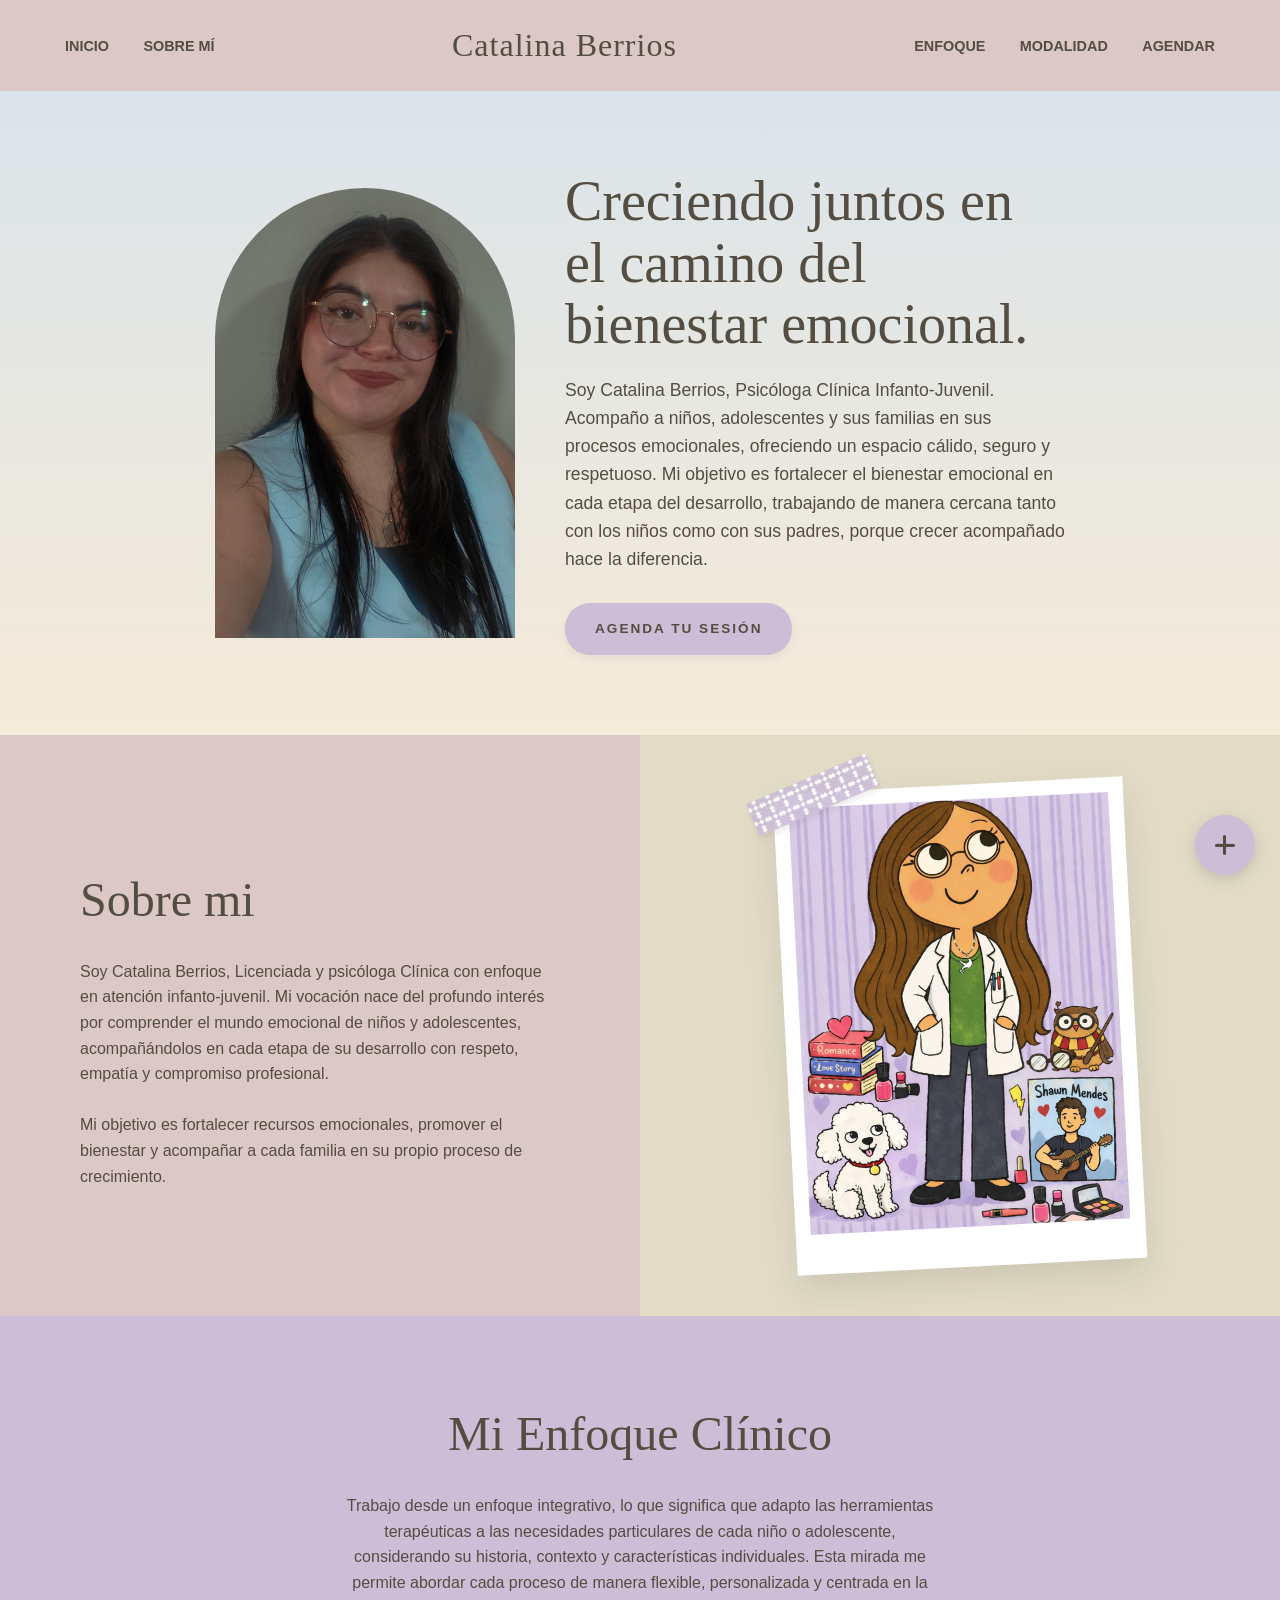
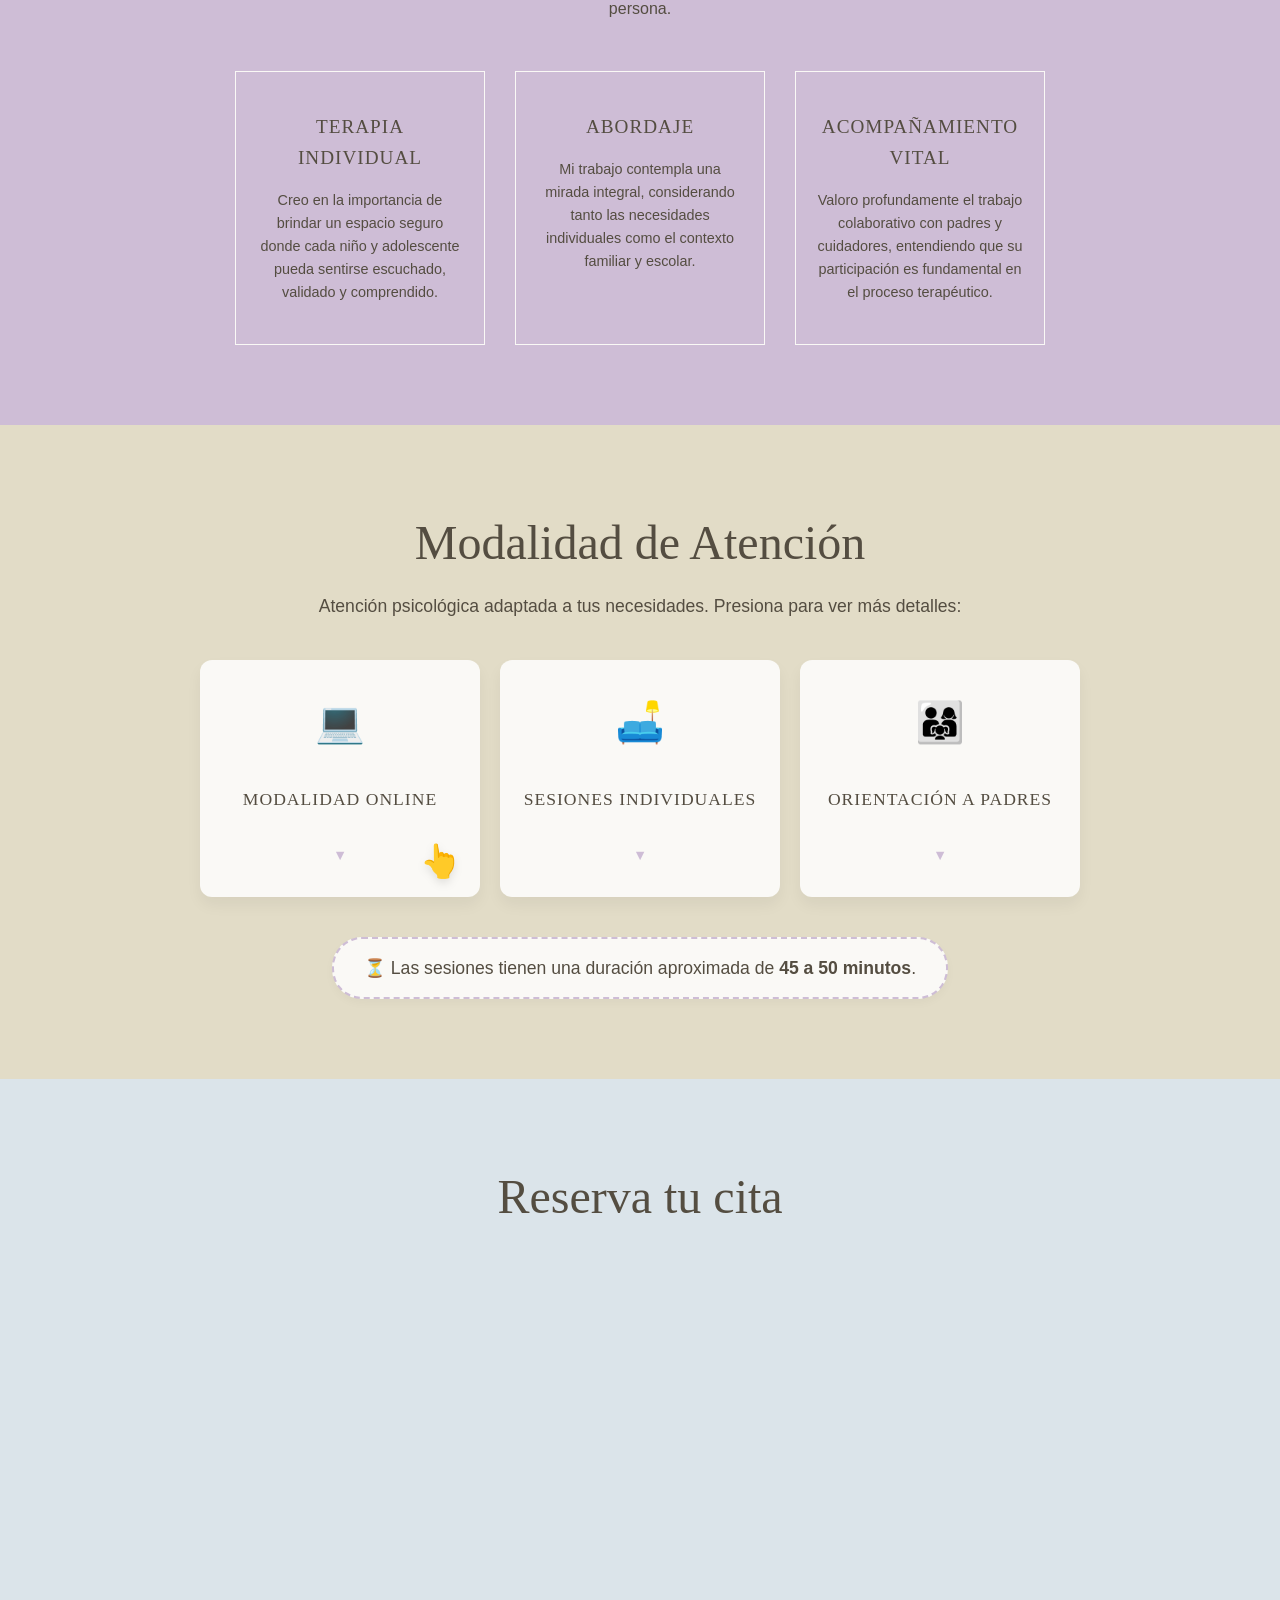
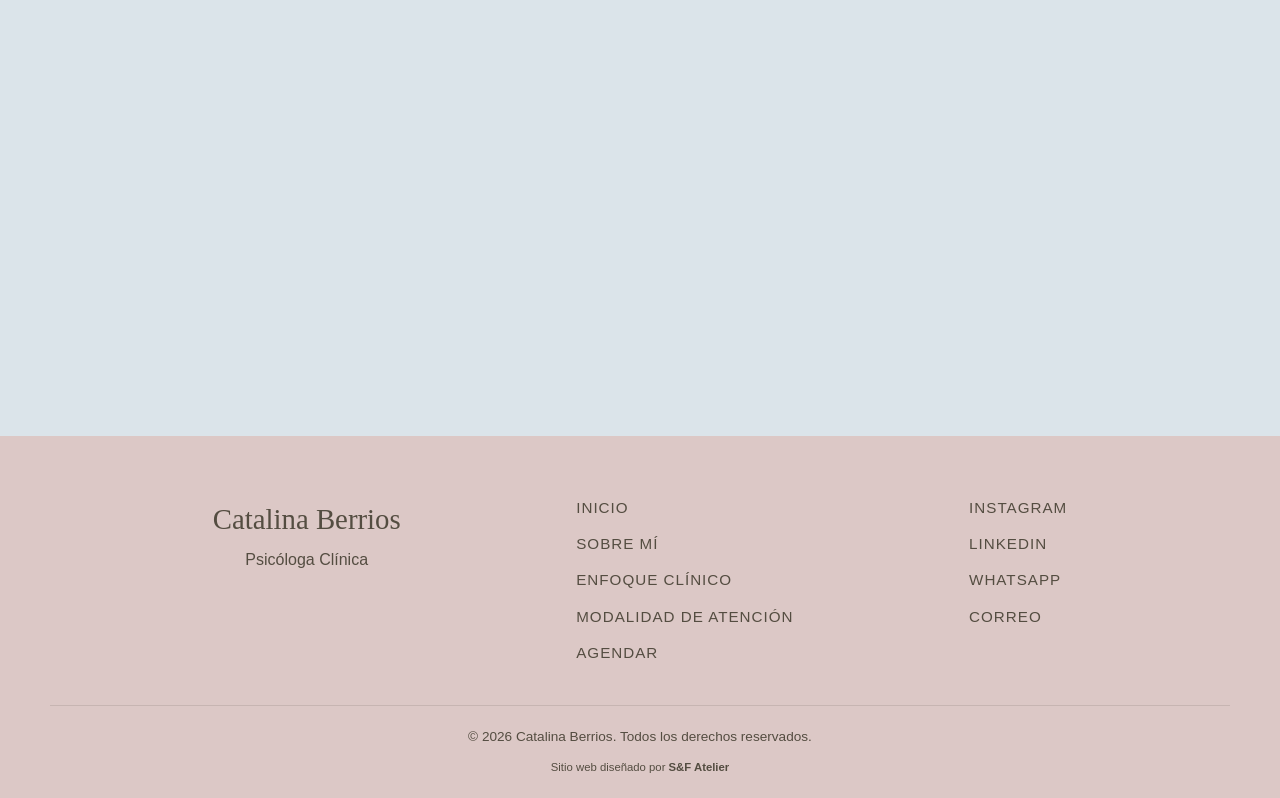
<file: index.html>
<!DOCTYPE html>
<html lang="es">
<head>
    <meta charset="UTF-8">
    <meta name="viewport" content="width=device-width, initial-scale=1.0">
    <title>Catalina | Psicóloga Clínica</title> 
    <link rel="icon" type="image/svg+xml" href="data:image/svg+xml,<svg xmlns=%22http://www.w3.org/2000/svg%22 viewBox=%220 0 100 100%22><text y=%22.9em%22 font-size=%2290%22>🧠</text></svg>">
    <link rel="apple-touch-icon" href="data:image/svg+xml,<svg xmlns=%22http://www.w3.org/2000/svg%22 viewBox=%220 0 100 100%22><rect width=%22100%22 height=%22100%22 fill=%22%23ffffff%22/><text y=%22.85em%22 x=%2250%22 text-anchor=%22middle%22 font-size=%2280%22>🧠</text></svg>">
    <meta name="theme-color" content="#dcc8c6">
    <link rel="stylesheet" href="style.css">
    <link rel="stylesheet" href="https://cdnjs.cloudflare.com/ajax/libs/font-awesome/6.0.0/css/all.min.css">
</head>
<body>

    <header>
        <nav>
            <a href="#inicio">Inicio</a>
            <a href="#sobre-mi">Sobre Mí</a>
        </nav>
        <h2>Catalina Berrios</h2>
        <nav>
            <a href="#enfoque">Enfoque</a>
            <a href="#modalidad">Modalidad</a>
            <a href="#seccion-agenda">Agendar</a> </nav>
    </header>

    <section class="hero" id="inicio">
        <img src="assets/portada.jpeg" alt="Retrato de la psicóloga" class="hero-img">
        <div class="hero-text">
            <h1>Creciendo juntos en el camino del bienestar emocional.</h1>
            <p>Soy Catalina Berrios, Psicóloga Clínica Infanto-Juvenil. Acompaño a niños, adolescentes y sus familias en sus procesos emocionales, ofreciendo un espacio cálido, seguro y respetuoso.
            Mi objetivo es fortalecer el bienestar emocional en cada etapa del desarrollo, trabajando de manera cercana tanto con los niños como con sus padres, porque crecer acompañado hace la diferencia.</p>
            <a href="#seccion-agenda" class="btn">Agenda tu sesión</a> </div>
    </section>

    <section class="sobre-mi" id="sobre-mi">
        <div class="sobre-mi-texto">
            <h2>Sobre mi</h2>
            <p>Soy Catalina Berrios, Licenciada y psicóloga Clínica con enfoque en atención infanto-juvenil.
            Mi vocación nace del profundo interés por comprender el mundo emocional de niños y adolescentes, acompañándolos en cada etapa de su desarrollo con respeto, empatía y compromiso profesional.</p><br>
            <p>Mi objetivo es fortalecer recursos emocionales, promover el bienestar y acompañar a cada familia en su propio proceso de crecimiento.</p>
        </div>
        <div class="sobre-mi-img-container">
            <div class="marco-polaroid">
                <img src="assets/Sobre mi.jpeg" alt="Foto de Catalina" class="sobre-mi-img">
            </div>
        </div>
    </section>

    <section class="enfoque-clinico" id="enfoque">
        <h2>Mi Enfoque Clínico</h2>
        <p>Trabajo desde un enfoque integrativo, lo que significa que adapto las herramientas terapéuticas a las necesidades particulares de cada niño o adolescente, considerando su historia, contexto y características individuales. Esta mirada me permite abordar cada proceso de manera flexible, personalizada y centrada en la persona.</p>
        
        <div class="slider-contenedor">
            <div class="servicios-grid" id="slider-servicios">
                <div class="servicio-card" ontouchstart="">
                    <h3>Terapia Individual</h3>
                    <p>Creo en la importancia de brindar un espacio seguro donde cada niño y adolescente pueda sentirse escuchado, validado y comprendido.</p>
                </div>
                
                <div class="servicio-card" ontouchstart="">
                    <h3>Abordaje</h3>
                    <p>Mi trabajo contempla una mirada integral, considerando tanto las necesidades individuales como el contexto familiar y escolar.</p>
                </div>
                
                <div class="servicio-card" ontouchstart="">
                    <h3>Acompañamiento Vital</h3>
                    <p>Valoro profundamente el trabajo colaborativo con padres y cuidadores, entendiendo que su participación es fundamental en el proceso terapéutico.</p>
                </div>
            </div>

            <div class="slider-dots">
                <span class="dot active"></span>
                <span class="dot"></span>
                <span class="dot"></span>
            </div>
        </div>
    </section>

    <section class="modalidad" id="modalidad">
        <h2>Modalidad de Atención</h2>
        <p class="modalidad-sub">Atención psicológica adaptada a tus necesidades. Presiona para ver más detalles:</p>

        <div class="modalidad-grid">
            <details class="modalidad-card">
                <summary>
                    <span class="icono">💻</span>
                    <h3>Modalidad Online</h3>
                    <div class="mano-animada">👆</div>
                    <span class="flecha">▼</span>
                </summary>
                <div class="modalidad-detalle">
                    <p>La terapia a un clic de distancia. Realizamos las sesiones a través de Google Meet de forma segura y confidencial. Ideal para quienes tienen horarios ajustados o viven en otras ciudades. Se debe cancelar antes de dar inicio a la sesión.</p>
                </div>
            </details>
            
            <details class="modalidad-card">
                <summary>
                    <span class="icono">🛋️</span>
                    <h3>Sesiones Individuales</h3>
                    <span class="flecha">▼</span>
                </summary>
                <div class="modalidad-detalle">
                    <p>Un espacio seguro y 100% centrado en ti. Trabajaremos en equipo para identificar las raíces de tu malestar y construir herramientas prácticas para tu bienestar emocional.</p>
                </div>
            </details>
            
            <details class="modalidad-card">
                <summary>
                    <span class="icono">👨‍👩‍👧</span>
                    <h3>Orientación a Padres</h3>
                    <span class="flecha">▼</span>
                </summary>
                <div class="modalidad-detalle">
                    <p>Estas sesiones están diseñadas para entregar psicoeducación y estrategias de regulación emocional. Te acompañamos a comprender a tus hijos y fortalecer el vínculo familiar desde la empatía.</p>
                </div>
            </details>
        </div>

        <div class="modalidad-duracion">
            <p>⏳ Las sesiones tienen una duración aproximada de <strong>45 a 50 minutos</strong>.</p>
        </div>
    </section>

    <section id="seccion-agenda" class="booking-section">
        <h2>Reserva tu cita</h2>
        
        <div id="calendario-embebido" 
            data-cal-link="ps.catalina-berrios/sesion-de-atencion-psicologica" 
            data-cal-namespace="60min" 
            data-cal-config='{"layout":"month_view","useSlotsViewOnSmallScreen":"true"}'>
        </div>
    </section>

    <footer class="footer">
        <div class="footer-contenido">
            <div class="footer-info">
                <h3>Catalina Berrios</h3>
                <p>Psicóloga Clínica</p>
            </div>
            
            <div class="footer-enlaces">
                <a href="#inicio">Inicio</a>
                <a href="#sobre-mi">Sobre Mí</a>
                <a href="#enfoque">Enfoque Clínico</a>
                <a href="#modalidad">Modalidad de Atención</a>
                <a href="#seccion-agenda">Agendar</a> </div>
            
            <div class="footer-sociales">
                <a href="https://www.instagram.com/ps.catalinaberrios?igsh=MThrdjIxMGptajI3Ng==" target="_blank">Instagram</a>
                <a href="https://www.linkedin.com/in/catalina-berr%C3%ADos-4b6a8b3b4?utm_source=share_via&utm_content=profile&utm_medium=member_android" target="_blank">LinkedIn</a>
                <a href="https://wa.me/56959498792?text=Buen%20día,%20quiero%20agendar%20una%20cita%20y%20tengo%20una%20consulta%20en%20relación%20a%20la%20atención%20psicológica" target="_blank">WhatsApp</a>
                <a href="mailto:ps.catalinaberriosa@gmail.com" target="_blank">Correo</a>
            </div>
        </div>
        
        <div class="footer-legal">
            <p>&copy; 2026 Catalina Berrios. Todos los derechos reservados.</p>
            <p><small>Sitio web diseñado por <a href="https://linktr.ee/SyF_Atelier?utm_source=linktree_profile_share&ltsid=bd5f8cdc-db32-4054-a629-972b81ea8f27" target="_blank" class="link-agencia"><strong>S&F Atelier</strong></a></small></p>
        </div>
    </footer>

    <div class="fab-container">
        <div class="fab-menu">
            <a href="https://wa.me/56959498792?text=Buen%20día,%20quiero%20agendar%20una%20cita%20y%20tengo%20una%20consulta%20en%20relación%20a%20la%20atención%20psicológica" class="fab-item wa" target="_blank" rel="noopener noreferrer">
                <span class="fab-label">WhatsApp</span>
                <i class="fab fa-whatsapp"></i>
            </a>
            
            <button class="fab-item cal" data-cal-link="ps.catalina-berrios/sesion-de-atencion-psicologica" data-cal-namespace="60min" data-cal-config='{"layout":"month_view"}'>
                <span class="fab-label">Agendar</span>
                <i class="fas fa-calendar-alt"></i>
            </button>
        </div>
        
        <button class="fab-main" id="fab-toggle">
            <i class="fas fa-plus"></i>
        </button>
    </div>

    <script src="script.js"></script>

</body>
</html>
</file>
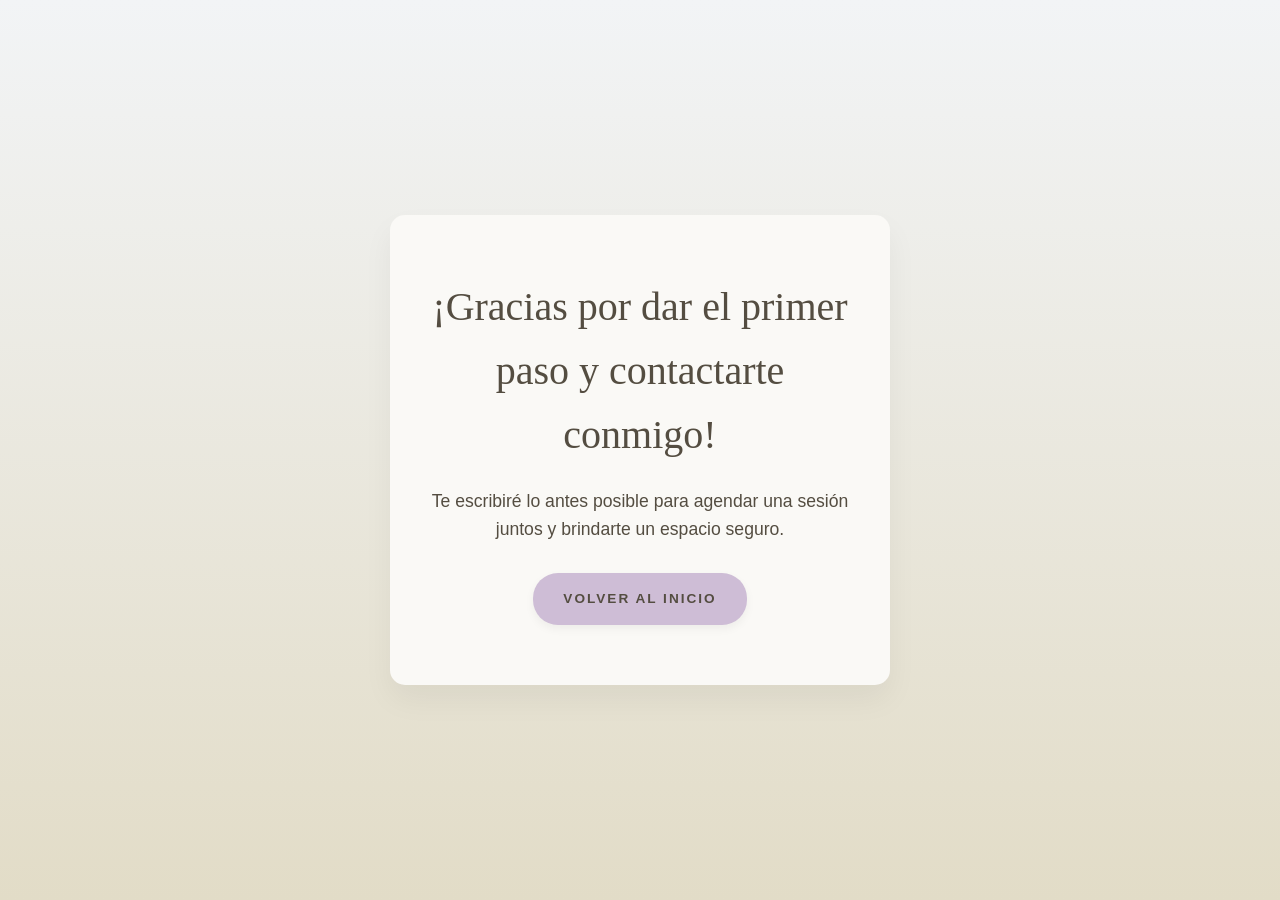
<file: gracias.html>
<!DOCTYPE html>
<html lang="es">
<head>
    <meta charset="UTF-8">
    <meta name="viewport" content="width=device-width, initial-scale=1.0">
    <title>¡Mensaje Enviado!</title>
    <link rel="icon" href="data:image/svg+xml,<svg xmlns=%22http://www.w3.org/2000/svg%22 viewBox=%220 0 100 100%22><text y=%22.9em%22 font-size=%2290%22>🧠</text></svg>">
    <link rel="stylesheet" href="style.css">
</head>
<body>

    <div class="pantalla-gracias">
        <div class="gracias-tarjeta">
            <h1>¡Gracias por dar el primer paso y  contactarte conmigo!</h1>
            <p>Te escribiré lo antes posible para agendar una sesión juntos y brindarte un espacio seguro.</p>
            <a href="index.html" class="btn">Volver al inicio</a>
        </div>
    </div>

</body>
</html>
</file>
<file: style.css>
/* =========================================
   PALETA DE COLORES Y AJUSTES GLOBALES
   ========================================= */
:root {
    --color-fondo-principal: #f2f4f6; 
    --color-lila-suave: #cebdd6; 
    --color-texto-oscuro: #544d41; 
    --color-rosa-suave: #dcc8c6;
    --color-crema: #e2dcc7;
    --color-texto-claro: #faf9f6;
    --fuente-titulos: 'Georgia', serif;
    --fuente-texto: 'Arial', sans-serif;
}

html { scroll-behavior: smooth; }

* { margin: 0; padding: 0; box-sizing: border-box; }

body {
    font-family: var(--fuente-texto);
    color: var(--color-texto-oscuro);
    line-height: 1.6;
}

h1, h2, h3 {
    font-family: var(--fuente-titulos);
    font-weight: normal;
}

/* =========================================
   1. NAVEGACIÓN (HEADER)
   ========================================= */
header {
    background-color: var(--color-rosa-suave);
    padding: 20px 50px;
    display: flex;
    justify-content: space-between;
    align-items: center;
}

header h2 {
    font-size: 2rem;
    letter-spacing: 1px;
}

nav a {
    text-decoration: none;
    color: var(--color-texto-oscuro);
    margin: 0 15px;
    font-size: 0.9rem;
    text-transform: uppercase;
    font-weight: bold;
}

/* =========================================
   2. SECCIÓN INICIO (HERO)
   ========================================= */
.hero {
    display: flex;
    align-items: center;
    justify-content: center;
    padding: 80px 50px;
    background: linear-gradient(to bottom, #dbe4ea, #f5ebd9);
    gap: 50px;
}

.hero-img {
    width: 300px;
    height: 450px;
    background-color: #ccc;
    border-radius: 150px 150px 0 0;
    object-fit: cover;
}

.hero-text { max-width: 500px; }
.hero-text h1 { font-size: 3.5rem; line-height: 1.1; margin-bottom: 20px; }
.hero-text p { margin-bottom: 30px; font-size: 1.1rem; }

.btn {
    background-color: var(--color-lila-suave);
    color: var(--color-texto-oscuro);
    padding: 15px 30px;
    text-decoration: none;
    text-transform: uppercase;
    font-size: 0.85rem;
    font-weight: bold;
    letter-spacing: 2px;
    border-radius: 25px;
    display: inline-block;
    transition: background-color 0.3s ease, transform 0.2s ease;
    box-shadow: 0 4px 10px rgba(0,0,0,0.05);
}

.btn:hover { background-color: #bfa8c7; transform: translateY(-2px); }

/* =========================================
   3. SECCIÓN SOBRE MÍ Y POLAROID
   ========================================= */
.sobre-mi { display: flex; min-height: 500px; }

.sobre-mi-texto {
    background-color: var(--color-rosa-suave);
    width: 50%;
    padding: 80px;
    display: flex;
    flex-direction: column;
    justify-content: center;
}

.sobre-mi-texto h2 { font-size: 3rem; margin-bottom: 20px; }

.sobre-mi-img-container {
    background-color: var(--color-crema);
    width: 50%;
    display: flex;
    align-items: center;
    justify-content: center;
    padding: 50px;
}

.marco-polaroid {
    background-color: white;
    padding: 15px 15px 40px 15px; 
    box-shadow: 0 15px 35px rgba(0, 0, 0, 0.10); 
    position: relative; 
    transform: rotate(-3deg); 
    width: 70%; 
    max-width: 350px;
}

.sobre-mi-img { width: 100%; height: auto; aspect-ratio: 3/4; object-fit: cover; display: block; }

.marco-polaroid::before {
    content: ""; 
    position: absolute;
    top: -15px; 
    left: -25px; 
    width: 130px; 
    height: 35px; 
    background-color: var(--color-lila-suave); 
    opacity: 0.9; 
    transform: rotate(-20deg); 
    box-shadow: 0 4px 6px rgba(0, 0, 0, 0.08); 
    z-index: 2; 
    background-image: 
        radial-gradient(white 20%, transparent 21%), 
        radial-gradient(white 20%, transparent 21%), 
        radial-gradient(white 20%, transparent 21%), 
        radial-gradient(white 20%, transparent 21%), 
        radial-gradient(white 20%, transparent 21%); 
    background-position: 0 0, 0 -6px, 0 6px, -6px 0, 6px 0; 
    background-size: 15px 15px; 
    background-repeat: repeat; 
}

/* =========================================
   4. SECCIÓN ENFOQUE CLÍNICO Y TARJETAS
   ========================================= */
.enfoque-clinico {
    background-color: var(--color-lila-suave); 
    color: var(--color-texto-oscuro); 
    padding: 80px 50px;
    text-align: center;
}

.enfoque-clinico h2 { font-size: 3rem; margin-bottom: 20px; }
.enfoque-clinico p { max-width: 600px; margin: 0 auto 50px auto; }

.servicios-grid {
    display: flex;
    justify-content: center;
    gap: 30px;
    flex-wrap: wrap;
}

.servicio-card {
    border: 1px solid var(--color-texto-claro); 
    padding: 40px 20px;
    width: 250px;
    text-align: center;
    background-color: transparent;
    transition: transform 0.3s ease, box-shadow 0.3s ease, background-color 0.3s ease;
    cursor: pointer; 
    -webkit-user-select: none;
    user-select: none;
    -webkit-tap-highlight-color: transparent;
}

@media (min-width: 769px) {
    .servicio-card:hover {
        transform: scale(1.05);
        box-shadow: 0 10px 20px rgba(0, 0, 0, 0.08);
        background-color: rgba(255, 255, 255, 0.3); 
    }
    .servicio-card:active { transform: scale(0.98); box-shadow: 0 5px 10px rgba(0, 0, 0, 0.05); }
}

.servicio-card h3 { font-size: 1.2rem; margin-bottom: 15px; text-transform: uppercase; letter-spacing: 1px; }
.servicio-card p { font-size: 0.9rem; margin-bottom: 0; }
.slider-dots { display: none; }

/* =========================================
   5. SECCIÓN: MODALIDAD DE ATENCIÓN
   ========================================= */
.modalidad {
    background-color: var(--color-crema); 
    padding: 80px 50px;
    text-align: center;
}

.modalidad h2 { font-size: 3rem; margin-bottom: 10px; }
.modalidad-sub { font-size: 1.1rem; margin-bottom: 40px; }

.modalidad-grid {
    display: flex;
    justify-content: center;
    align-items: flex-start;
    gap: 20px;
    flex-wrap: wrap;
    margin-bottom: 40px;
}

.modalidad-card {
    background-color: var(--color-texto-claro);
    border-radius: 12px;
    width: 100%;
    max-width: 280px;
    box-shadow: 0 8px 15px rgba(0, 0, 0, 0.05);
    transition: box-shadow 0.3s ease;
}

.modalidad-card:hover {
    box-shadow: 0 15px 25px rgba(206, 189, 214, 0.4);
}

.modalidad-card summary {
    padding: 30px 20px;
    cursor: pointer;
    list-style: none;
    position: relative;
    display: flex;
    flex-direction: column;
    align-items: center;
    outline: none;
}

.modalidad-card summary::-webkit-details-marker { display: none; }

.modalidad-card .icono { font-size: 2.5rem; margin-bottom: 15px; }

.modalidad-card h3 { 
    font-size: 1.1rem; 
    text-transform: uppercase; 
    letter-spacing: 1px; 
    min-height: 60px; 
    display: flex;
    align-items: center;
    justify-content: center;
    text-align: center;
    margin: 0;
}

.flecha {
    margin-top: 15px;
    font-size: 0.9rem;
    color: var(--color-lila-suave);
    transition: transform 0.3s ease;
}

.modalidad-card[open] .flecha { transform: rotate(180deg); }

.modalidad-detalle {
    padding: 0 20px 30px 20px;
    font-size: 0.95rem;
    line-height: 1.6;
    border-top: 1px solid rgba(206, 189, 214, 0.3);
    margin-top: -10px;
    padding-top: 20px;
    animation: deslizar-abajo 0.3s ease-out;
    text-align: left;
}

@keyframes deslizar-abajo {
    from { opacity: 0; transform: translateY(-10px); }
    to { opacity: 1; transform: translateY(0); }
}

.mano-animada {
    position: absolute;
    bottom: 10px;
    right: 20px;
    font-size: 2rem;
    pointer-events: none;
    animation: pulsar-mano 2.5s infinite;
    filter: drop-shadow(0 4px 4px rgba(0,0,0,0.1));
}

@keyframes pulsar-mano {
    0% { transform: translate(15px, 15px) scale(1); opacity: 0; }
    20% { transform: translate(0, 0) scale(1); opacity: 1; }
    50% { transform: translate(0, 0) scale(0.85); opacity: 1; }
    80% { transform: translate(0, 0) scale(1); opacity: 0; }
    100% { transform: translate(15px, 15px) scale(1); opacity: 0; }
}

.modalidad-duracion {
    background-color: var(--color-texto-claro);
    display: inline-block;
    padding: 15px 30px;
    border-radius: 30px;
    border: 2px dashed var(--color-lila-suave);
    font-size: 1.1rem;
    box-shadow: 0 4px 10px rgba(0,0,0,0.03);
}

/* =========================================
   6. CALENDARIO EMBEBIDO (CAL.COM)
   ========================================= */
.booking-section {
    padding: 80px 20px; 
    text-align: center;
    background-color: #dbe4ea; /* El tono cielo suave que tenía el formulario */
    color: var(--color-texto-oscuro);
}

.booking-section h2 {
    font-size: 3rem;
    margin-bottom: 20px;
}

#calendario-embebido {
    width: 100%;
    /* Agregamos un ancho máximo y centrado para que en PC grandes no se estire de forma exagerada */
    max-width: 1000px; 
    margin: 20px auto 0 auto;
    min-height: 700px;
    border: none;
}

@media (max-width: 768px) {
    #calendario-embebido { min-height: 900px; }
}
/* =========================================
   7. PIE DE PÁGINA (FOOTER)
   ========================================= */
.footer {
    background-color: var(--color-rosa-suave); 
    color: var(--color-texto-oscuro);
    padding: 60px 50px 20px 50px;
    text-align: center;
}

.footer-contenido { display: flex; justify-content: space-around; flex-wrap: wrap; gap: 30px; margin-bottom: 40px; max-width: 1000px; margin-left: auto; margin-right: auto; }
.footer-info h3 { font-size: 1.8rem; margin-bottom: 5px; color: var(--color-texto-oscuro); }
.footer-info p { font-size: 1rem; color: var(--color-texto-oscuro); }
.footer-enlaces, .footer-sociales { display: flex; flex-direction: column; gap: 12px; text-align: left; }
.footer-enlaces a, .footer-sociales a { color: var(--color-texto-oscuro); text-decoration: none; font-size: 0.95rem; text-transform: uppercase; letter-spacing: 1px; transition: opacity 0.3s ease; }
.footer-enlaces a:hover, .footer-sociales a:hover { opacity: 0.6; }

.footer-legal {
    border-top: 1px solid rgba(84, 77, 65, 0.15); 
    padding-top: 20px; font-size: 0.85rem; color: var(--color-texto-oscuro);
    display: flex; flex-direction: column; gap: 8px;
}
.link-agencia { color: var(--color-texto-oscuro); text-decoration: none; transition: opacity 0.3s ease; }
.link-agencia:hover { opacity: 0.6; text-decoration: underline; }

/* =========================================
   8. PÁGINA DE GRACIAS (OPCIONAL)
   ========================================= */
.pantalla-gracias { display: flex; align-items: center; justify-content: center; min-height: 100vh; background: linear-gradient(to bottom, var(--color-fondo-principal), var(--color-crema)); padding: 20px; }
.gracias-tarjeta { background-color: var(--color-texto-claro); padding: 60px 40px; border-radius: 15px; text-align: center; max-width: 500px; box-shadow: 0 15px 30px rgba(0, 0, 0, 0.05); }
.gracias-tarjeta h1 { color: var(--color-texto-oscuro); font-size: 2.5rem; margin-bottom: 20px; }
.gracias-tarjeta p { color: var(--color-texto-oscuro); font-size: 1.1rem; margin-bottom: 30px; }

/* =========================================
   9. BOTÓN FLOTANTE DESPLEGABLE (FAB)
   ========================================= */
.fab-container {
    position: fixed;
    bottom: 25px;
    right: 25px;
    z-index: 1000;
    display: flex;
    flex-direction: column;
    align-items: flex-end;
    gap: 15px;
    pointer-events: none; /* <--- NUEVO: Deja pasar los clics a través del espacio vacío */
}

.fab-menu {
    display: flex;
    flex-direction: column;
    align-items: flex-end;
    gap: 15px;
    opacity: 0;
    visibility: hidden;
    transform: translateY(20px);
    transition: all 0.3s ease;
}

.fab-container.active .fab-menu {
    opacity: 1;
    visibility: visible;
    transform: translateY(0);
}

.fab-main {
    width: 60px;
    height: 60px;
    background-color: var(--color-lila-suave);
    color: var(--color-texto-oscuro);
    border: none;
    border-radius: 50%;
    font-size: 24px;
    box-shadow: 0 4px 15px rgba(0,0,0,0.15);
    cursor: pointer;
    transition: transform 0.3s ease, background-color 0.3s;
    display: flex;
    justify-content: center;
    align-items: center;
    pointer-events: auto; /* <--- NUEVO: Reactiva los clics exclusivamente en los botones */
}

.fab-main:hover { background-color: #bfa8c7; }

.fab-container.active .fab-main i {
    transform: rotate(45deg);
    transition: transform 0.3s ease;
}

.fab-item {
    display: flex;
    align-items: center;
    gap: 12px;
    text-decoration: none;
    background: none;
    border: none;
    cursor: pointer;
    outline: none;
    pointer-events: auto; /* <--- NUEVO: Reactiva los clics exclusivamente en los botones */
}

.fab-item i {
    width: 50px;
    height: 50px;
    border-radius: 50%;
    display: flex;
    justify-content: center;
    align-items: center;
    font-size: 22px;
    box-shadow: 0 4px 10px rgba(0,0,0,0.15);
    transition: transform 0.2s ease;
}

.fab-item.wa i { background-color: #25d366; color: white; }
.fab-item.cal i { background-color: var(--color-crema); color: var(--color-texto-oscuro); }
.fab-item:hover i { transform: scale(1.1); }

.fab-label {
    background-color: var(--color-texto-claro);
    padding: 6px 14px;
    border-radius: 20px;
    font-size: 0.9rem;
    color: var(--color-texto-oscuro);
    box-shadow: 0 2px 8px rgba(0,0,0,0.1);
    font-family: var(--fuente-texto);
    font-weight: bold;
}

/* =========================================
   10. RESPONSIVIDAD (CELULARES)
   ========================================= */
@media (max-width: 768px) {
    .hero, .sobre-mi { flex-direction: column; }
    .sobre-mi-texto, .sobre-mi-img-container { width: 100%; }
    
    header { flex-direction: column; gap: 15px; padding: 20px 10px; }
    nav { display: flex; justify-content: center; flex-wrap: wrap; }
    nav a { margin: 0 8px; font-size: 0.75rem; }
    
    .footer {
        padding-bottom: 85px; /* <--- NUEVO: Empuja tu firma hacia arriba para que no choque con el botón flotante */
    }
    .footer-contenido { flex-direction: column; align-items: center; text-align: center; }
    .footer-enlaces, .footer-sociales { text-align: center; }

    .slider-contenedor { width: 100%; overflow: hidden; }
    .enfoque-clinico { padding: 60px 0; }
    .enfoque-clinico h2, .enfoque-clinico p { padding: 0 20px; }

    .servicios-grid {
        display: flex; justify-content: flex-start; flex-wrap: nowrap; overflow-x: auto;
        scroll-snap-type: x mandatory; -webkit-overflow-scrolling: touch; gap: 15px; 
        padding: 40px 10%; scroll-padding: 0 10%; scrollbar-width: none; 
    }
    .servicios-grid::-webkit-scrollbar { display: none; }
    
    .servicio-card { flex: 0 0 80%; scroll-snap-align: center; transition: transform 0.3s ease, box-shadow 0.3s ease, background-color 0.3s ease; }
    .servicio-card.activa { transform: scale(1.05); box-shadow: 0 15px 30px rgba(0, 0, 0, 0.08); background-color: rgba(255, 255, 255, 0.4); }

    .slider-dots { display: flex; justify-content: center; gap: 8px; margin-top: 5px; }
    .dot { width: 10px; height: 10px; background-color: var(--color-texto-oscuro); border-radius: 50%; opacity: 0.2; transition: opacity 0.3s ease, transform 0.3s ease; }
    .dot.active { opacity: 0.8; transform: scale(1.2); }

    .modalidad { padding: 60px 20px; }
    .modalidad-duracion { padding: 15px 20px; font-size: 1rem; }

    /* Ajustes FAB para Celular */
    .fab-container { bottom: 15px; right: 15px; }
    .fab-main { width: 55px; height: 55px; font-size: 22px; }
    .fab-item i { width: 45px; height: 45px; font-size: 20px; }
}
</file>
